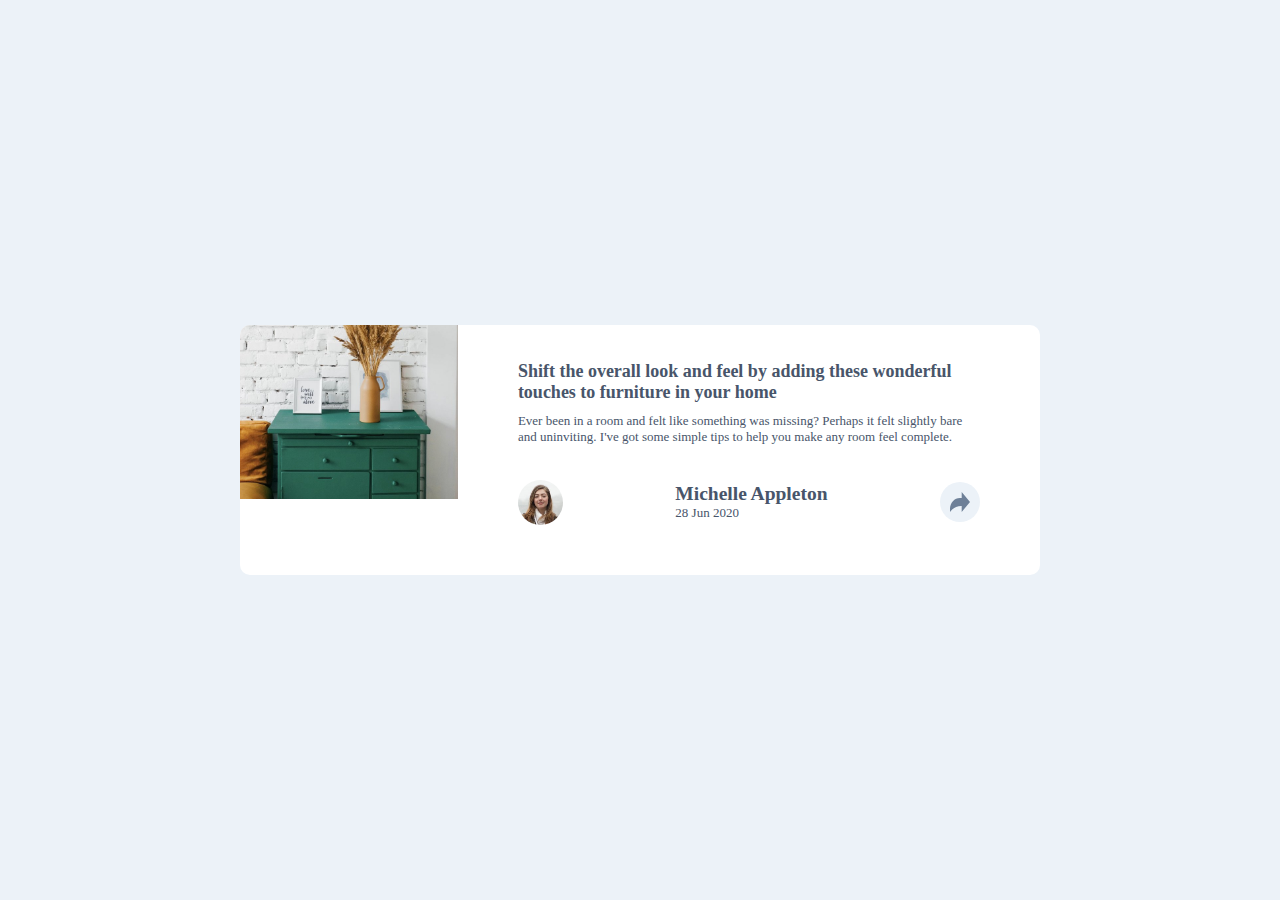
<file: article-preview-component-master/index.html>
<!DOCTYPE html>
<html lang="en">
<head>
  <meta charset="UTF-8">
  <meta name="viewport" content="width=device-width, initial-scale=1.0"> <!-- displays site properly based on user's device -->
  
  <title>Frontend Mentor | Article preview component</title>
  <link rel="stylesheet" href="style.css">

</head>
<body>
  <div class="card">
    <div class="hero">
      <img src="images/drawers.jpg">
    </div>
    <div class="copy">
      <h1 class="head-line">Shift the overall look and feel by adding these wonderful 
        touches to furniture in your home</h1>
      <p class="pitch">Ever been in a room and felt like something was missing? Perhaps 
        it felt slightly bare and uninviting. I've got some simple tips 
        to help you make any room feel complete.</p>
      <div class="author-card">
        <img class="avatar" src="images/avatar-michelle.jpg" alt="author's profile image">
        <div class="author-text-info">
          <h2 class="author-name">Michelle Appleton</h2>
          <p class="article-date">28 Jun 2020</p>
        </div>
        <button class="toggle-share">
          <img class="toggle-share" src="images/icon-share.svg">
        </button>

        <div class="share-card">
          <div class="left share-info">
            <p class="share-info">share</p>
            <button class="share-info"><img  class="share-info" src="images/icon-facebook.svg" alt="share to facebook"></button>
            <button class="share-info"><img  class="share-info" src="images/icon-twitter.svg" alt="share to twitter"></button>
            <button class="share-info"><img  class="share-info" src="images/icon-pinterest.svg" alt="share to pinterest"></button>
          </div>
        </div>
      </div>
      

      </div>
    </div>
  </div>
  <script src="script.js"></script>
</body>
</html>
</file>
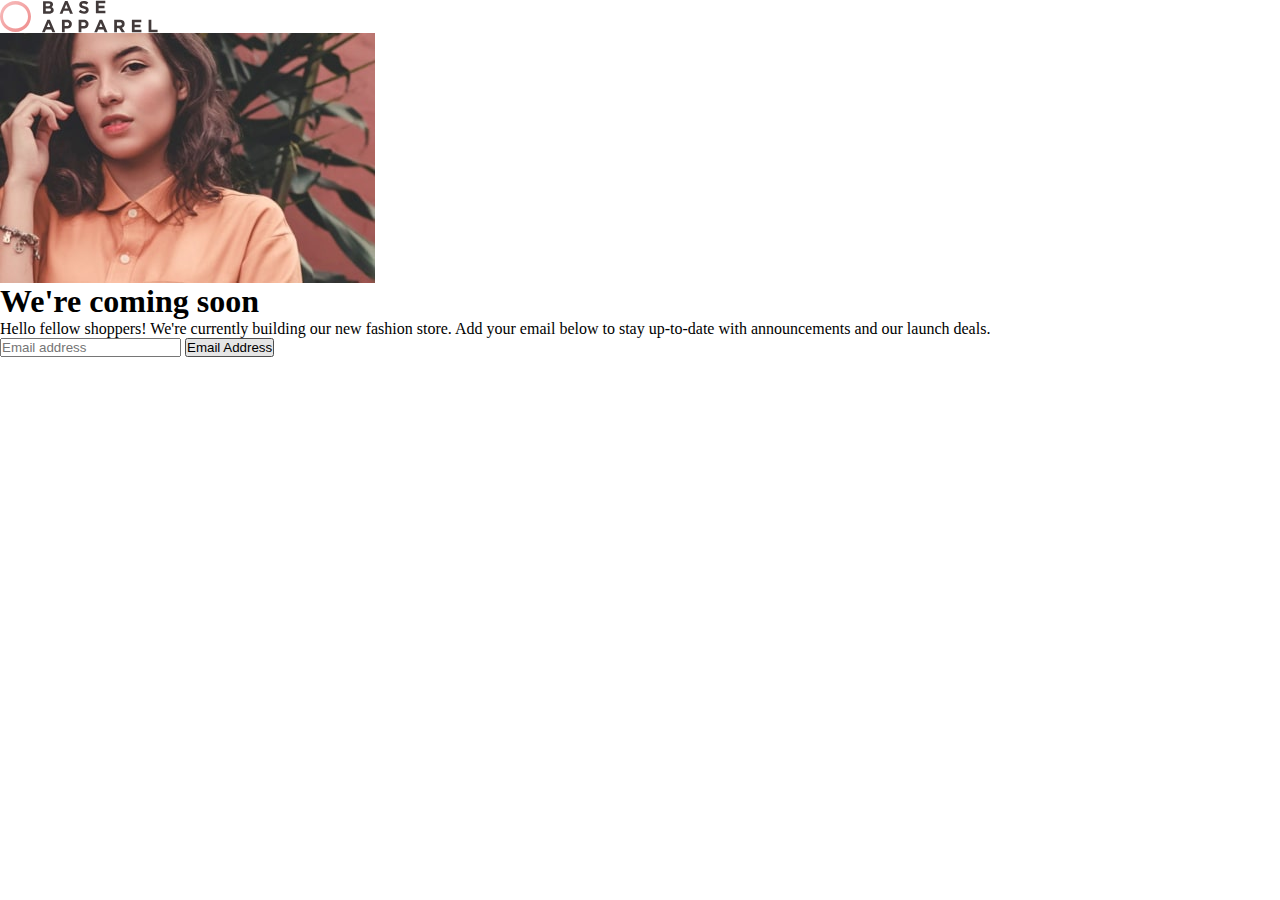
<file: base-apparel-coming-soon-master/index.html>
<!DOCTYPE html>
<html lang="en">
  <head>
    <meta charset="UTF-8" />
    <meta name="viewport" content="width=device-width, initial-scale=1.0" />
    <!-- displays site properly based on user's device -->
    <link rel="stylesheet" href="styles.css" />

    <title>Frontend Mentor | Base Apparel coming soon page</title>
  </head>
  <body>
    <img id="logo" src="images/logo.svg" />
    <img id="hero" src="images/hero-mobile.jpg" />
    <h1>We're coming soon</h1>
    <p>
      Hello fellow shoppers! We're currently building our new fashion store. Add
      your email below to stay up-to-date with announcements and our launch
      deals.
    </p>

    <form novalidate class="box form" action="#">
      <!--https://stackoverflow.com/questions/17808555/how-to-prevent-browser-trying-to-auto-validate-email-address-field-->
      <input
        class="form-input"
        type="email"
        name=""
        id=""
        placeholder="Email address"
      />
      <button class="request">Email Address</button>
    </form>
  </body>
  <script src="script.js"></script>
</html>
</file>
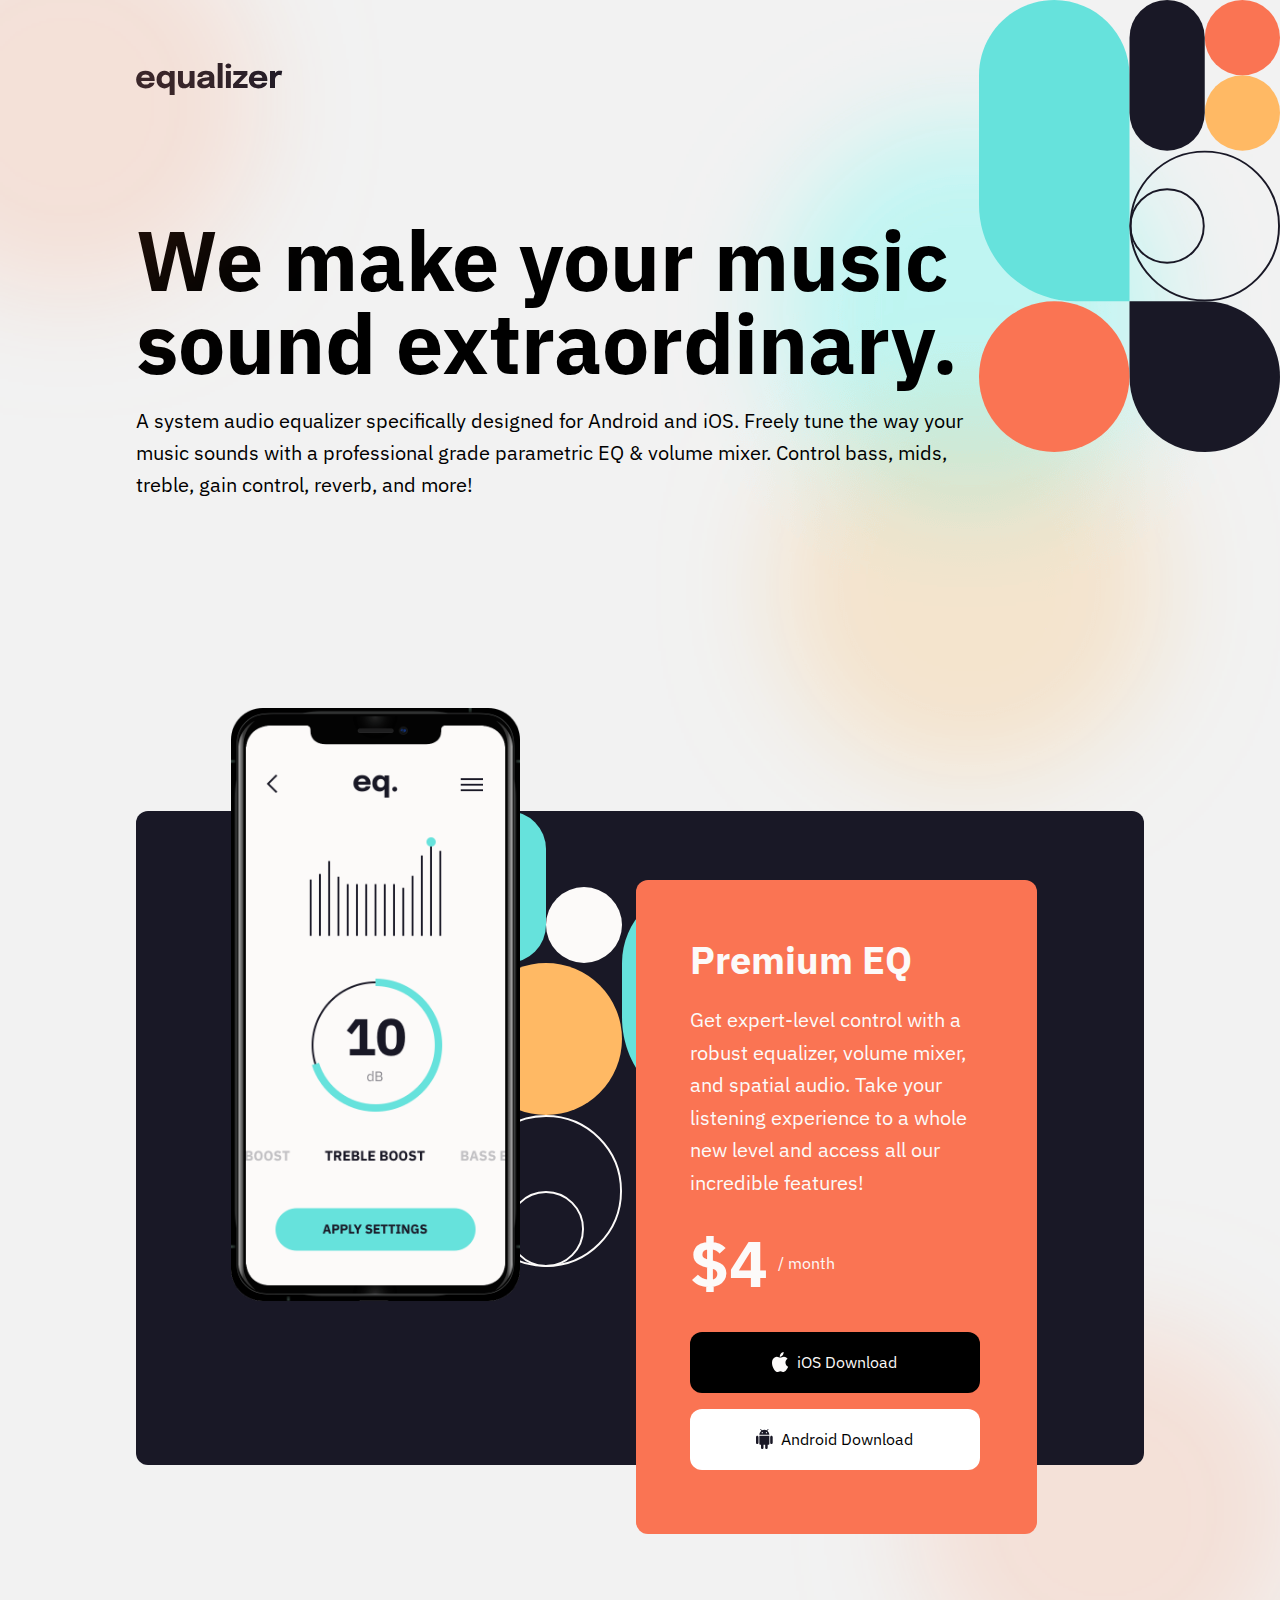
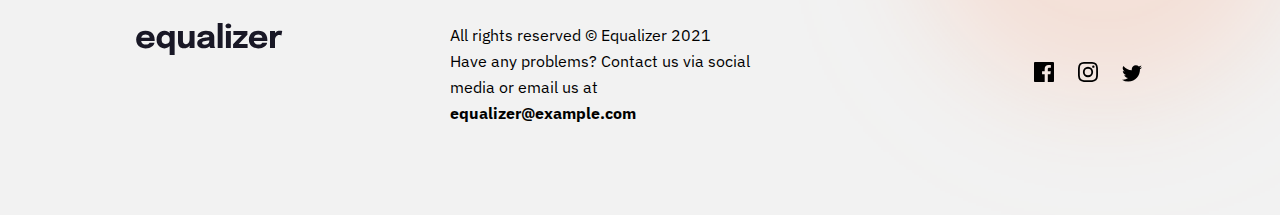
<file: equalizer-landing-page/index.html>
<!DOCTYPE html>
<html lang="en">
<head>
  <meta charset="UTF-8">
  <meta name="viewport" content="width=device-width, initial-scale=1.0">
  <link rel="stylesheet" href="style.css">
  
  <title>Frontend Mentor | Equalizer landing page</title>
</head>
<body>
<main>
  <img id="first-logo" class="equal-logo" src="assets/logo.svg" alt="equalizer logo">
  <img id="art" src="assets/bg-pattern-1.svg" alt="background art">
  <div class="main-text">
    <img id="dot-left" src="assets/dot-left.png" alt="background">
    <h1>We make your music sound extraordinary.</h1>
    <p class="pitch">A system audio equalizer specifically designed for Android and iOS. Freely tune the 
      way your music sounds with a professional grade parametric EQ & volume mixer. Control 
      bass, mids, treble, gain control, reverb, and more!</p>
  </div>



  <div class="pretty-content">
    <img id="dots-right" src="assets/dots-right.png" alt="background">
    <img id="dot-right" src="assets/dot-right.png" alt="background">
    <img id="art2" src="assets/bg-pattern-2.svg" alt="background art">
    <img id="phone" src="assets/illustration-app.png" alt="app illustration on phone">
    <div class="highlight">
      <h2>Premium EQ</h3>
      <p>Get expert-level control with a robust equalizer, volume mixer, and spatial audio. Take 
        your listening experience to a whole new level and access all our incredible features!</p>
        <div class="price">
          <p class="large">$4 </p>
          <p> / month</p>
        </div>
        <div class="button apple cyan-button-hover">
          <img class="buttom-item" src="assets/icon-apple.svg" alt="ios download icon">
          <p class="button-item">iOS Download</p>
        </div>
        <div class="button android orange-button-hover">
          <img class="buttom-item" src="assets/icon-android.svg" alt="android download icon">
          <p class="button-item">Android Download</p>
        </div>
    </div>
  </div>
  <footer>
    <div class="first-group">
      <div class="second-group">
      <img id="second-logo" class="equal-logo" src="assets/logo.svg" alt="equalizer logo">
      <div class="footer-text">
        <p class="footer-info">All rights reserved © Equalizer 2021<br>Have any problems? Contact us via social media or email us at <a class="email" href="mailto:equalizer@example.com">equalizer@example.com</a></p>
      </div>
      </div>
        <div class="icons">
          <svg class="orange-hover" width="20" height="20" xmlns="http://www.w3.org/2000/svg"><path d="M18.896 0H1.104C.494 0 0 .494 0 1.104v17.793C0 19.506.494 20 1.104 20h9.58v-7.745H8.076V9.237h2.606V7.01c0-2.583 1.578-3.99 3.883-3.99 1.104 0 2.052.082 2.329.119v2.7h-1.598c-1.254 0-1.496.597-1.496 1.47v1.928h2.989l-.39 3.018h-2.6V20h5.098c.608 0 1.102-.494 1.102-1.104V1.104C20 .494 19.506 0 18.896 0Z"/></svg>
          <svg class="orange-hover" width="20" height="20" xmlns="http://www.w3.org/2000/svg"><path d="M10 1.802c2.67 0 2.987.01 4.042.059 2.71.123 3.975 1.409 4.099 4.099.048 1.054.057 1.37.057 4.04 0 2.672-.01 2.988-.057 4.042-.124 2.687-1.387 3.975-4.1 4.099-1.054.048-1.37.058-4.041.058-2.67 0-2.987-.01-4.04-.058-2.718-.124-3.977-1.416-4.1-4.1-.048-1.054-.058-1.37-.058-4.041 0-2.67.01-2.986.058-4.04.124-2.69 1.387-3.977 4.1-4.1 1.054-.048 1.37-.058 4.04-.058ZM10 0C7.284 0 6.944.012 5.877.06 2.246.227.227 2.242.061 5.877.01 6.944 0 7.284 0 10s.012 3.057.06 4.123c.167 3.632 2.182 5.65 5.817 5.817 1.067.048 1.407.06 4.123.06s3.057-.012 4.123-.06c3.629-.167 5.652-2.182 5.816-5.817.05-1.066.061-1.407.061-4.123s-.012-3.056-.06-4.122C19.777 2.249 17.76.228 14.124.06 13.057.01 12.716 0 10 0Zm0 4.865a5.135 5.135 0 1 0 0 10.27 5.135 5.135 0 0 0 0-10.27Zm0 8.468a3.333 3.333 0 1 1 0-6.666 3.333 3.333 0 0 1 0 6.666Zm5.338-9.87a1.2 1.2 0 1 0 0 2.4 1.2 1.2 0 0 0 0-2.4Z"/></svg>
          <svg class="orange-hover" width="20" height="17" xmlns="http://www.w3.org/2000/svg"><path d="M20 2.172a8.192 8.192 0 0 1-2.357.646 4.11 4.11 0 0 0 1.805-2.27 8.22 8.22 0 0 1-2.606.996A4.096 4.096 0 0 0 13.847.248c-2.65 0-4.596 2.472-3.998 5.037A11.648 11.648 0 0 1 1.392 1a4.109 4.109 0 0 0 1.27 5.478 4.086 4.086 0 0 1-1.858-.513c-.045 1.9 1.318 3.679 3.291 4.075a4.113 4.113 0 0 1-1.853.07 4.106 4.106 0 0 0 3.833 2.849A8.25 8.25 0 0 1 0 14.658a11.616 11.616 0 0 0 6.29 1.843c7.618 0 11.923-6.434 11.663-12.205A8.354 8.354 0 0 0 20 2.172Z"/></svg>
        </div>
    </div>
    
    
  </footer>
</main>

</body>
<script src="script.js"></script>
</html>
</file>
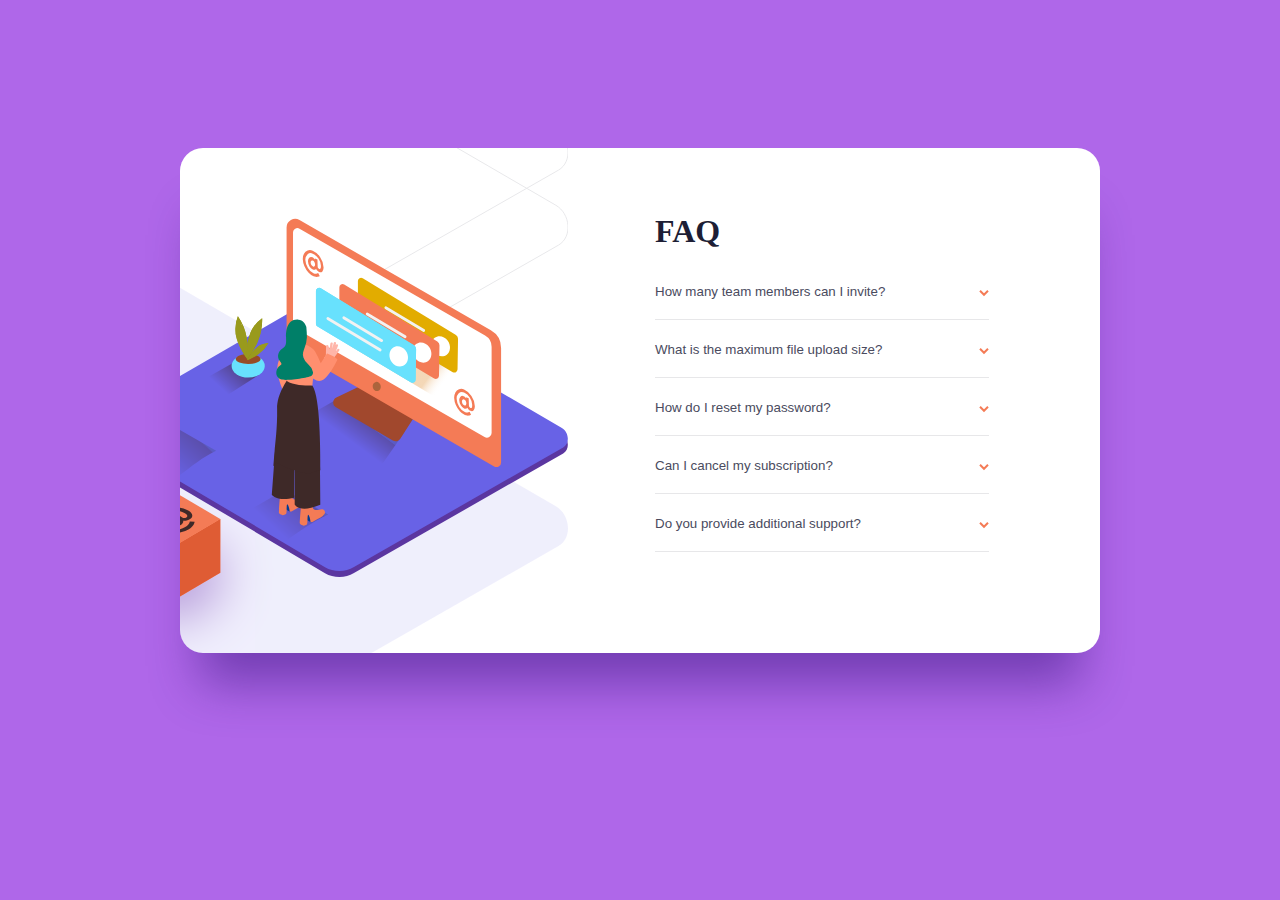
<file: faq-accordion-card-main/index.html>
<!DOCTYPE html>
<html lang="en">
  <head>
    <meta charset="UTF-8" />
    <meta name="viewport" content="width=device-width, initial-scale=1.0" />
    <!-- displays site properly based on user's device -->
    <link rel="stylesheet" href="styles.css" />
    <title>Frontend Mentor | FAQ Accordion Card</title>
  </head>
  <body>
    <!-- after VanJS course, googling not just how to do an acord, but how to do it with accessability
   https://www.aditus.io/patterns/accordion/
   https://developer.mozilla.org/en-US/docs/Web/HTML/Element/dt
   https://www.hassellinclusion.com/blog/accessible-accordion-pattern/ -->

    <!-- https://css-tricks.com/examples/hrs/ -->
    <div class="card">
      <svg class="hidden" width="191" height="184" xmlns="http://www.w3.org/2000/svg" xmlns:xlink="http://www.w3.org/1999/xlink"><defs><filter x="-97.9%" y="-76.3%" width="295.8%" height="313.7%" filterUnits="objectBoundingBox" id="a"><feOffset dy="25" in="SourceAlpha" result="shadowOffsetOuter1"/><feGaussianBlur stdDeviation="25" in="shadowOffsetOuter1" result="shadowBlurOuter1"/><feColorMatrix values="0 0 0 0 0.209139076 0 0 0 0 0.0691446444 0 0 0 0 0.478091033 0 0 0 0.497159091 0" in="shadowBlurOuter1"/></filter><path id="b" d="M0 27.756v53.87l41.968 24.035 47.387-28.025v-53.87"/></defs><g fill="none" fill-rule="evenodd"><g transform="translate(50.93 2.125)"><use fill="#000" filter="url(#a)" xlink:href="#b"/><use fill="#FF9271" xlink:href="#b"/></g><path fill="#DF5C34" fill-rule="nonzero" d="M92.899 53.917v53.87l47.387-28.026v-53.87z"/><path fill="#F47B56" fill-rule="nonzero" d="M50.93 29.88L99.624 2.126l40.662 23.767-47.387 28.025z"/><path d="M94.013 14.49a25.942 25.942 0 0114.207 3.129c2.486 1.462 3.844 2.988 4.036 4.579.192 1.59-.628 2.975-2.562 4.143a9.115 9.115 0 01-2.985 1.18c-.869.205-1.76.295-2.652.269l-.974-.077c.091.217.151.446.18.68a3.132 3.132 0 01-.513 1.552 5.704 5.704 0 01-2.1 2.065 12.633 12.633 0 01-6.7 1.77 13.247 13.247 0 01-6.957-1.757c-1.999-1.18-3.023-2.566-3.1-4.156a4.49 4.49 0 012.562-4.015 8.488 8.488 0 012.357-1.013 9.175 9.175 0 012.037-.346h.705l-1.282-.77 3.6-2.244 8.34 4.912a4.377 4.377 0 004.15 0c1.769-1.103 1.137-2.552-1.895-4.348a19.261 19.261 0 00-10.556-2.347 21.67 21.67 0 00-11.018 3.168c-3.023 1.89-4.522 4.143-4.496 6.76 0 2.564 1.601 4.848 4.714 6.682a21.015 21.015 0 0011.146 2.655 20.926 20.926 0 0011.017-2.925 12.353 12.353 0 003.062-2.565 5.683 5.683 0 001.28-2.18l.18-.808 4.753.269c.008.145.008.29 0 .436a8.216 8.216 0 01-.346 1.154 8.303 8.303 0 01-.82 1.72 11.912 11.912 0 01-1.69 2 15.952 15.952 0 01-2.755 2.13 25.602 25.602 0 01-9.326 3.36 35.176 35.176 0 01-10.877.192 24.896 24.896 0 01-9.339-3.053 12.127 12.127 0 01-5.304-5.566 8.192 8.192 0 010-6.593 12.692 12.692 0 015.266-5.759 28.966 28.966 0 0114.655-4.284zm4.663 13.262c-.17-.891-.77-1.64-1.601-2.001a6.579 6.579 0 00-3.33-.911 5.619 5.619 0 00-3.101.795 2.283 2.283 0 00-1.281 2.001c.117.89.69 1.654 1.512 2.014a6.54 6.54 0 003.394.86 6.092 6.092 0 003.254-.847 2.065 2.065 0 001.205-1.911" fill="#3E2928" fill-rule="nonzero"/></g></svg>

      <h1>FAQ</h1>

      <h2>
        <button
          id="accordion-button-01"
          aria-controls="accordion-panel-01"
          aria-expanded="false"
        >
          How many team members can I invite?
        </button>
        <svg width="10" height="7" xmlns="http://www.w3.org/2000/svg"><path d="M1 .799l4 4 4-4" stroke="#F47B56" stroke-width="2" fill="none" fill-rule="evenodd"/></svg>
      </h2>
      <div
      id="accordion-panel-01"
      aria-labelledby="accordion-button-01"
      class="accordion-panel hidden"
    >
      <p>
        You can invite up to 2 additional users on the Free plan. There is no
        limit on team members for the Premium plan.
      </p>
      </div>
    <hr />

    <h2>
      <button
        id="accordion-button-02"
        aria-controls="accordion-panel-02"
        aria-expanded="false"
      >
        What is the maximum file upload size?
      </button>
      <svg width="10" height="7" xmlns="http://www.w3.org/2000/svg"><path d="M1 .799l4 4 4-4" stroke="#F47B56" stroke-width="2" fill="none" fill-rule="evenodd"/></svg>

    </h2>
    <div
      id="accordion-panel-02"
      aria-labelledby="accordion-button-02"
      class="accordion-panel hidden"
    >
      <p>
        No more than 2GB. All files in your account must fit your allotted
        storage space.
      </p>
    </div>
    <hr />

    <h2>
      <button
        id="accordion-button-03"
        aria-controls="accordion-panel-03"
        aria-expanded="false"
      >
        How do I reset my password?
      </button>
      <svg width="10" height="7" xmlns="http://www.w3.org/2000/svg"><path d="M1 .799l4 4 4-4" stroke="#F47B56" stroke-width="2" fill="none" fill-rule="evenodd"/></svg>

    </h2>
    <div
      id="accordion-panel-03"
      aria-labelledby="accordion-button-03"
      class="accordion-panel hidden"
    >
      <p>
        Click “Forgot password” from the login page or “Change password” from
        your profile page. A reset link will be emailed to you.
      </p>
    </div>
    <hr />

    <h2>
      <button
        id="accordion-button-04"
        aria-controls="accordion-panel-04"
        aria-expanded="false"
      >
        Can I cancel my subscription?
      </button>
      <svg width="10" height="7" xmlns="http://www.w3.org/2000/svg"><path d="M1 .799l4 4 4-4" stroke="#F47B56" stroke-width="2" fill="none" fill-rule="evenodd"/></svg>

    </h2>
    <div
      id="accordion-panel-04"
      aria-labelledby="accordion-button-04"
      class="accordion-panel hidden"
    >
      <p>
        Yes! Send us a message and we'll process your request no questions
        asked.
      </p>
    </div>
    <hr />

    <h2>
      <button
        id="accordion-button-05"
        aria-controls="accordion-panel-05"
        aria-expanded="false"
      >
        Do you provide additional support?
      </button>
      <svg width="10" height="7" xmlns="http://www.w3.org/2000/svg"><path d="M1 .799l4 4 4-4" stroke="#F47B56" stroke-width="2" fill="none" fill-rule="evenodd"/></svg>

    </h2>
    <div
      id="accordion-panel-05"
      aria-labelledby="accordion-button-05"
      class="accordion-panel hidden"
    >
      <p>
        Chat and email support is available 24/7. Phone lines are open during
        normal business hours.
      </p>
    </div>
    <hr />

    <script src="script.js"></script>
  </body>
</html>
</file>
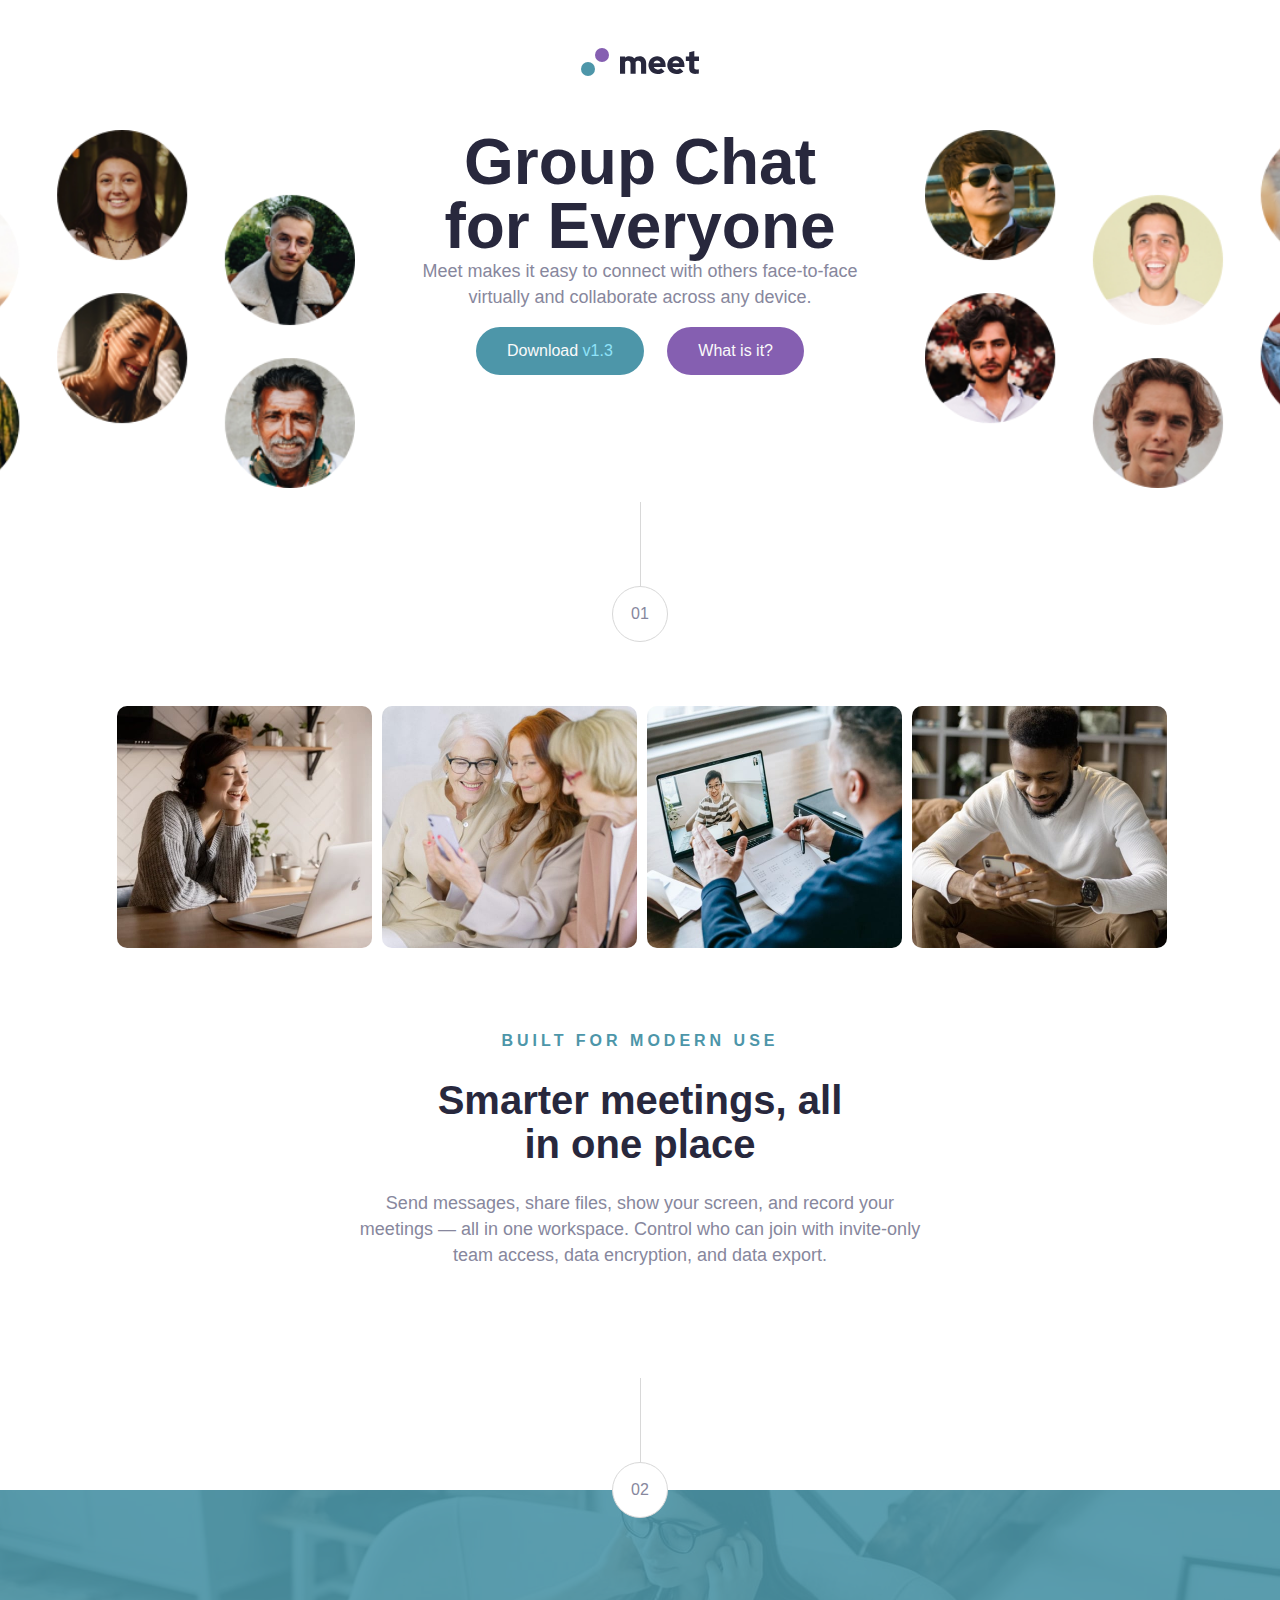
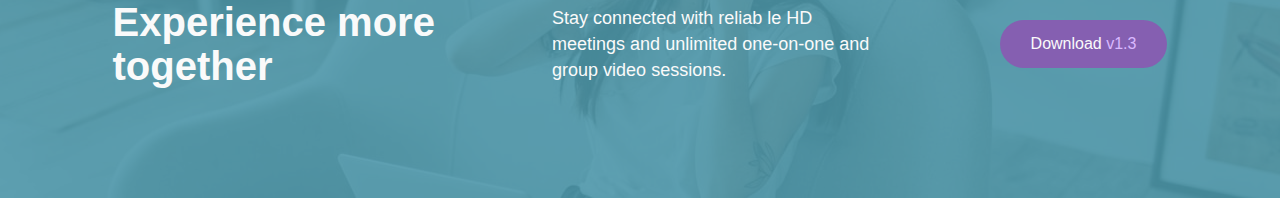
<file: meet-landing-page/index.html>
<!DOCTYPE html>
<html lang="en">
<head>
  <meta charset="UTF-8">
  <meta name="viewport" content="width=device-width, initial-scale=1.0">
  
  <title>Frontend Mentor | Meet landing page</title>
  <link rel="stylesheet" href="style.css">
</head>
<body>
  <div class="content">
    <img id="logo" class="logo" alt="logo" src="assets/logo.svg">
    <div class="hero-container">
    </div>
<div class="pitch1">
  <div class="text-block">
    <h1 class="small">Group Chat<br> for Everyone</h1>
    <p class="small">Meet makes it easy to connect with others face-to-face virtually and collaborate across any device.</p>
  </div>
  <div class="buttons">
    <a class="button button-a" href="#">Download&nbsp<span class="a"> v1.3</span></a>
    <a class="button button-b" href="#">What is it?</a>
  </div>
</div>
<div class="numerator">
  <div class="vertical-line">
  </div>
  <div class="circle">01
  </div>
</div>

<div class="image-tile-container">
  <div class="tile"></div>
  <div class="tile"></div>
  <div class="tile"></div>
  <div class="tile"></div>
</div>
<div class="pitch2">
  
  <p class="overline">Built for modern use</p>
  <h2 class="small">Smarter meetings, all<br> in one place</h2>
  <p class="small">Send messages, share files, show your<br class="small"> screen, and record your meetings — all in one<br class="small"> 
    workspace. Control who can join with<br class="small"> invite-only team access, data encryption,<br class="small"> and data export.</p>
</div>
<div class="numerator second-numerator">
  <div class="vertical-line second-line">
  </div>
  <div class="circle second-circle">02
  </div>
</div>
<div class="section2">
  <div class="overlay"></div>
  <h2>Experience more together</h2>
  <p>Stay connected with reliab le HD meetings and unlimited one-on-one and group video sessions.</p>
  <a class="button button-b" href="#">Download&nbsp<span class="b"> v1.3</span></a>
</div>
</div>
</body>
</html>
</file>
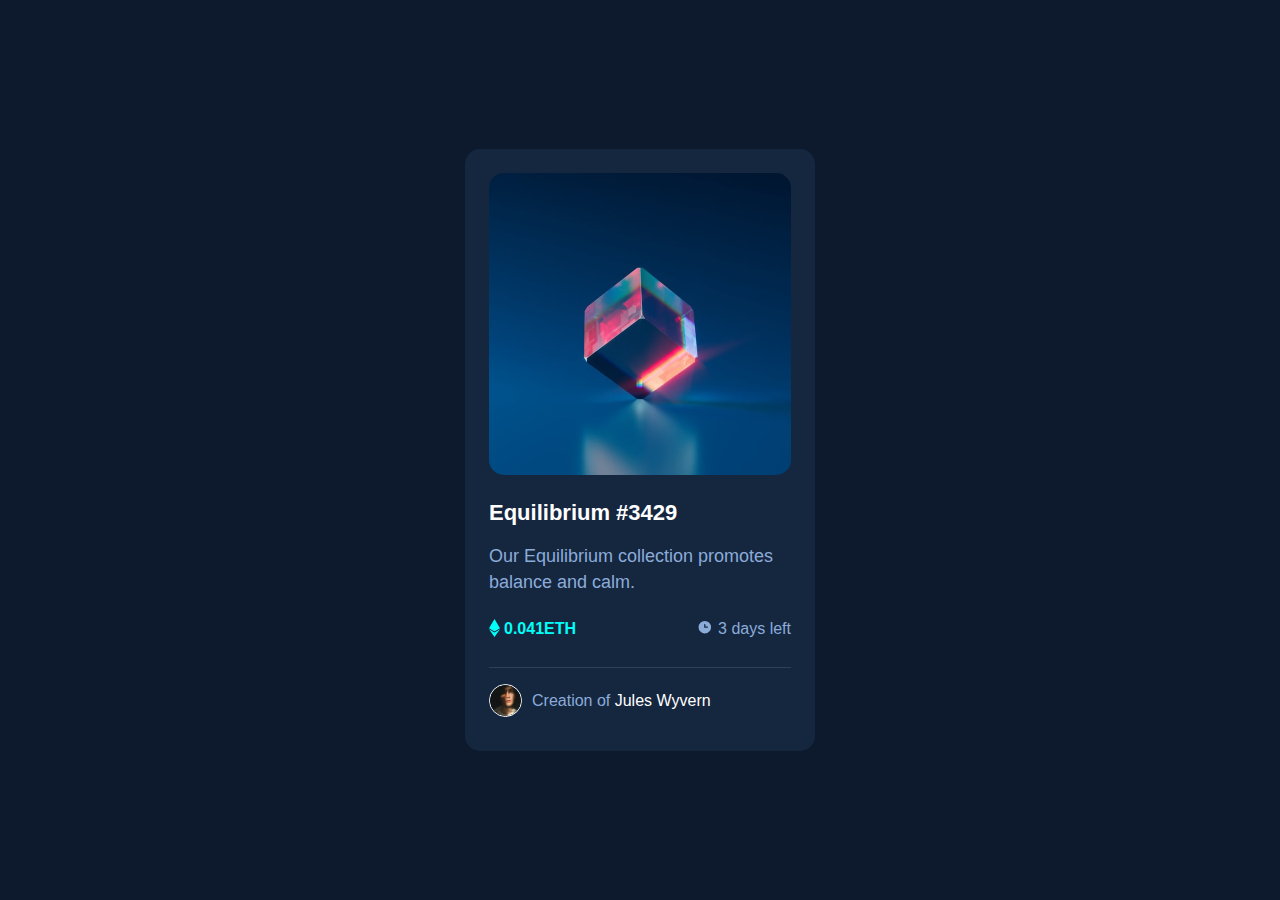
<file: nft-preview-card-component-main/index.html>
<!DOCTYPE html>
<html lang="en">
<head>
    <meta charset="UTF-8">
    <meta http-equiv="X-UA-Compatible" content="IE=edge">
    <meta name="viewport" content="width=device-width, initial-scale=1.0">
    <link rel="stylesheet" href="styles.css">
    <title>ntf-preview-card</title>
</head>
<body>
    <div class="card-frame rounded">
        <div class="info-section">
            <div class="img-container rounded">
                <div class="highlight-overlay"></div>
                <img id="eye" src="images/icon-view.svg">
                <img href="#" id="art" class="rounded" src="images/image-equilibrium.jpg" alt="ntf equilibrium product">
            </div>
            <div class="text-section">
                <h1><a href="#">Equilibrium #3429</a></h1>
                <p class="description">Our Equilibrium collection promotes balance and calm.</p>
            </div>
            <div class="price-time-section">
                <div class="price">
                    <img id="eth-icon" src="images/icon-ethereum.svg" alt="combined shape">
                    <p class="price-number">0.041</p>
                    <p class="price-currency">ETH</p>
                </div>
                <div class="time">
                    <img id="clock" src="images/icon-clock.svg" alt="clock">
                    <p class="time-left">3 days left</p>
                </div>
            </div>
        </div>
        <figure class="author-section">
            <img id="profile-image" src="images/image-avatar.png" alt="jules wyvern profile image">
            <figcaption>Creation of <a href="#">Jules Wyvern</a></figcaption>
        </figure>
    </div>
</body>
</html>
</file>
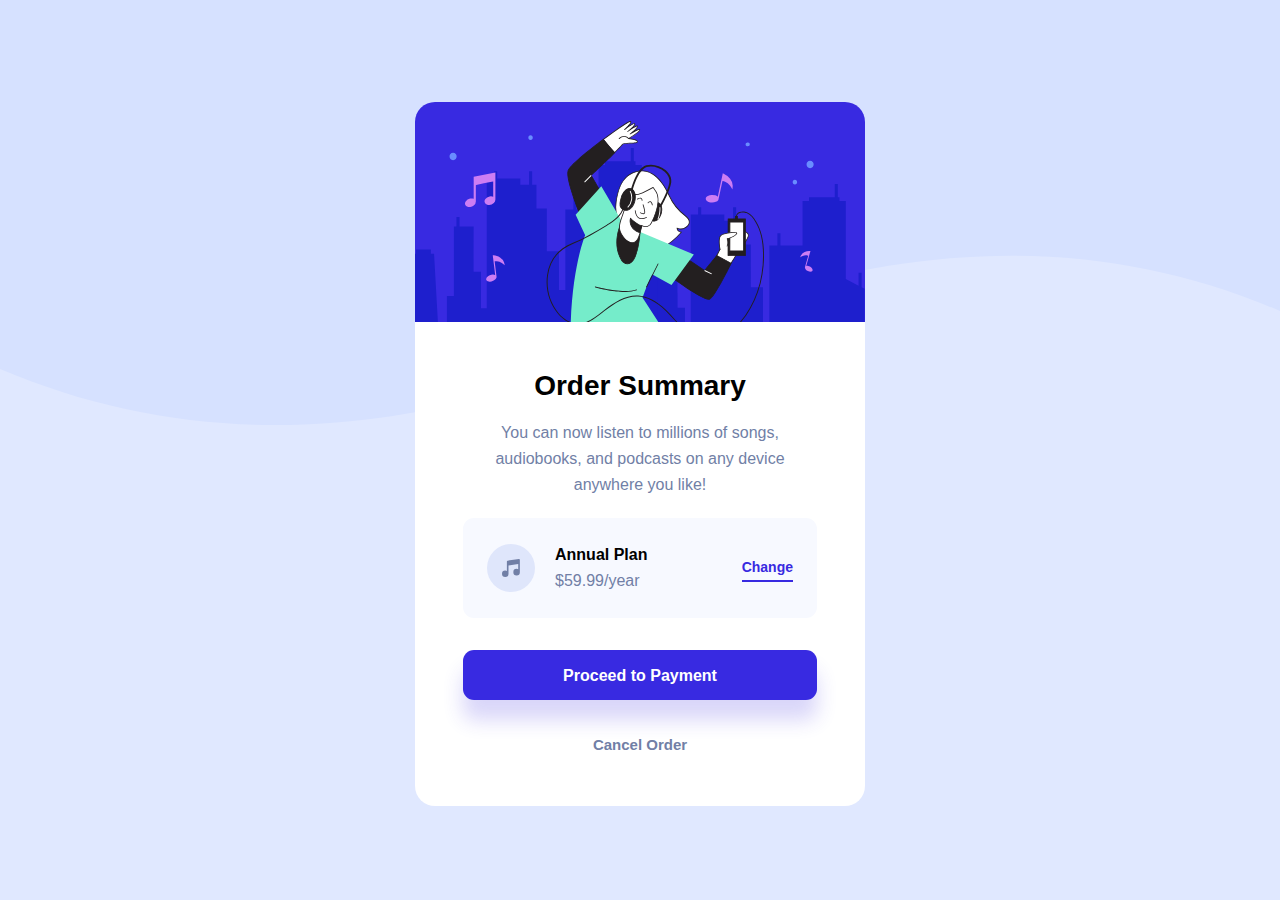
<file: order-summary-component-main/index.html>
<!DOCTYPE html>
<html lang="en">
<head>
  <meta charset="UTF-8">
  <meta name="viewport" content="width=device-width, initial-scale=1.0"> <!-- displays site properly based on user's device -->

  <link rel="icon" type="image/png" sizes="32x32" href="./images/favicon-32x32.png">
  <link rel="stylesheet" href="style.css">
  
  <title>Frontend Mentor | Order summary card</title>

  <!-- Feel free to remove these styles or customise in your own stylesheet 👍 -->
</head>
<body>
  <div class="card">
    <div class="content">
      <h1>Order Summary</h1>
      <p class="pitch">You can now listen to millions of songs, audiobooks, and podcasts on any 
        device anywhere you like!</p>
      <div class="summary">
        <div class="first-group">
          <div class="second-group">
            <img id="notes" src="images/icon-music.svg">
            <p class="plan"><span class="black">Annual Plan</span><br><span class="price">$59.99/year</span></p>
          </div>
          <a id="change" href="#">Change</a>
        </div>
      </div>
      <a id="proceed" href="#">Proceed to Payment</a>
      <a id="cancel" href="#">Cancel Order</a>
    </div>
  </div>
</body>
</html>
</file>
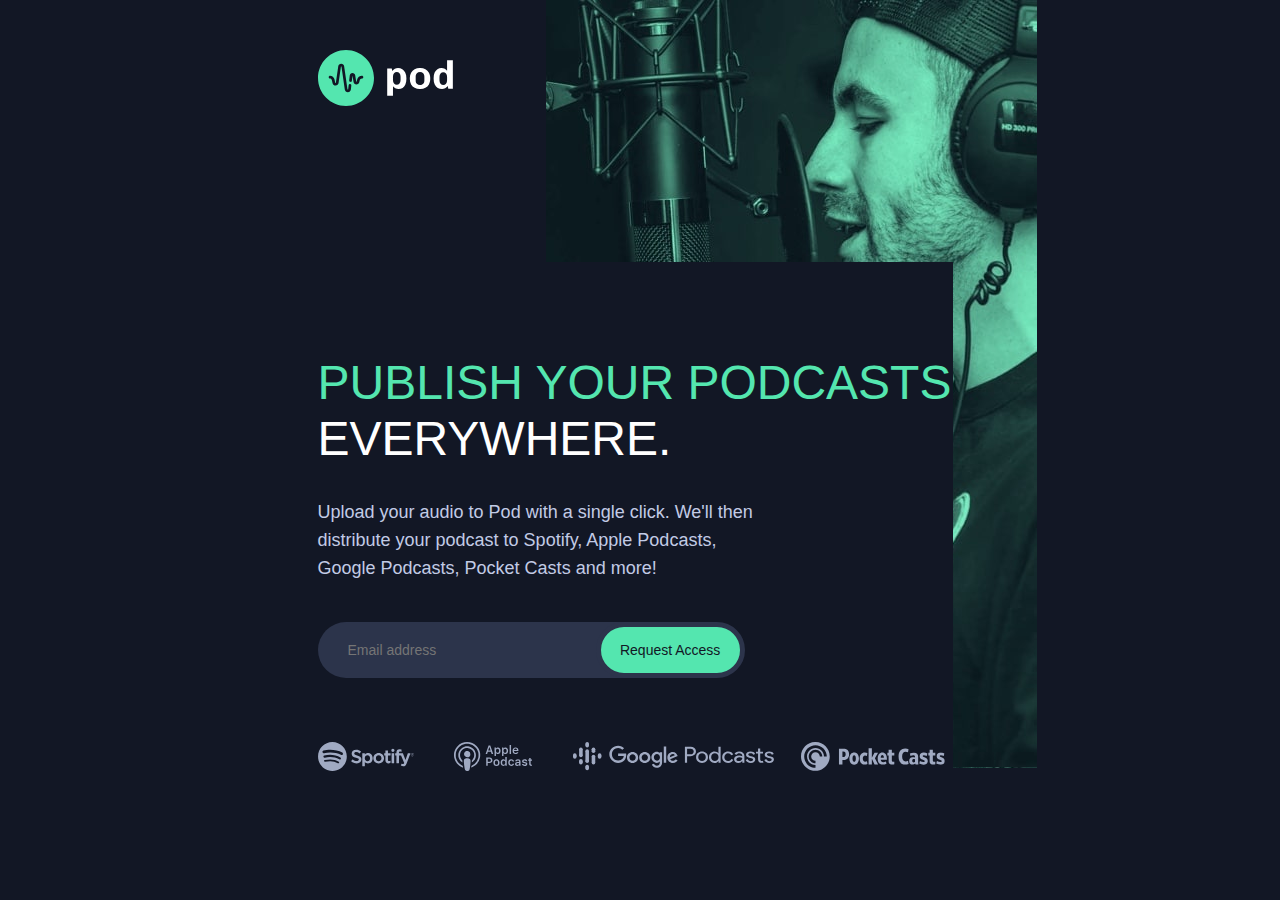
<file: pod-request-access-landing-page/index.html>
<!DOCTYPE html>
<html lang="en">
  <head>
    <meta charset="UTF-8" />
    <meta name="viewport" content="width=device-width, initial-scale=1.0" />
    <link rel="stylesheet" href="style.css" />

    <title>Frontend Mentor | Pod request access landing page</title>
  </head>
  <body>
    <div class="all-content">
      <div class="flair">
        <img src="assets/desktop/logo.svg" />
        <div class="img-host"></div>
        <div class="bg-pattern-dots"></div>
      </div>

      <div class="content">
        <h1 class="box">
          <span class="highlight upper">Publish your podcasts</span
          ><br />everywhere.
        </h1>
        <p class="box pitch">
          Upload your audio to Pod with a single click. We'll then distribute
          your podcast to Spotify, Apple Podcasts, Google Podcasts, Pocket Casts
          and more!
        </p>
        <div class="box img-icons">
          <img class="pod-icon" src="assets/desktop/spotify.svg" />
          <img class="pod-icon" src="assets/desktop/apple-podcast.svg" />
          <img class="pod-icon" src="assets/desktop/google-podcasts.svg" />
          <img class="pod-icon" src="assets/desktop/pocket-casts.svg" />
        </div>
        <form novalidate class="box form" action="#">
          <!--https://stackoverflow.com/questions/17808555/how-to-prevent-browser-trying-to-auto-validate-email-address-field-->
          <input
            class="form-input"
            type="email"
            name=""
            id=""
            placeholder="Email address"
          />
          <button class="request">Request Access</button>
        </form>
      </div>
    </div>
    <script src="script.js"></script>
  </body>
</html>
</file>
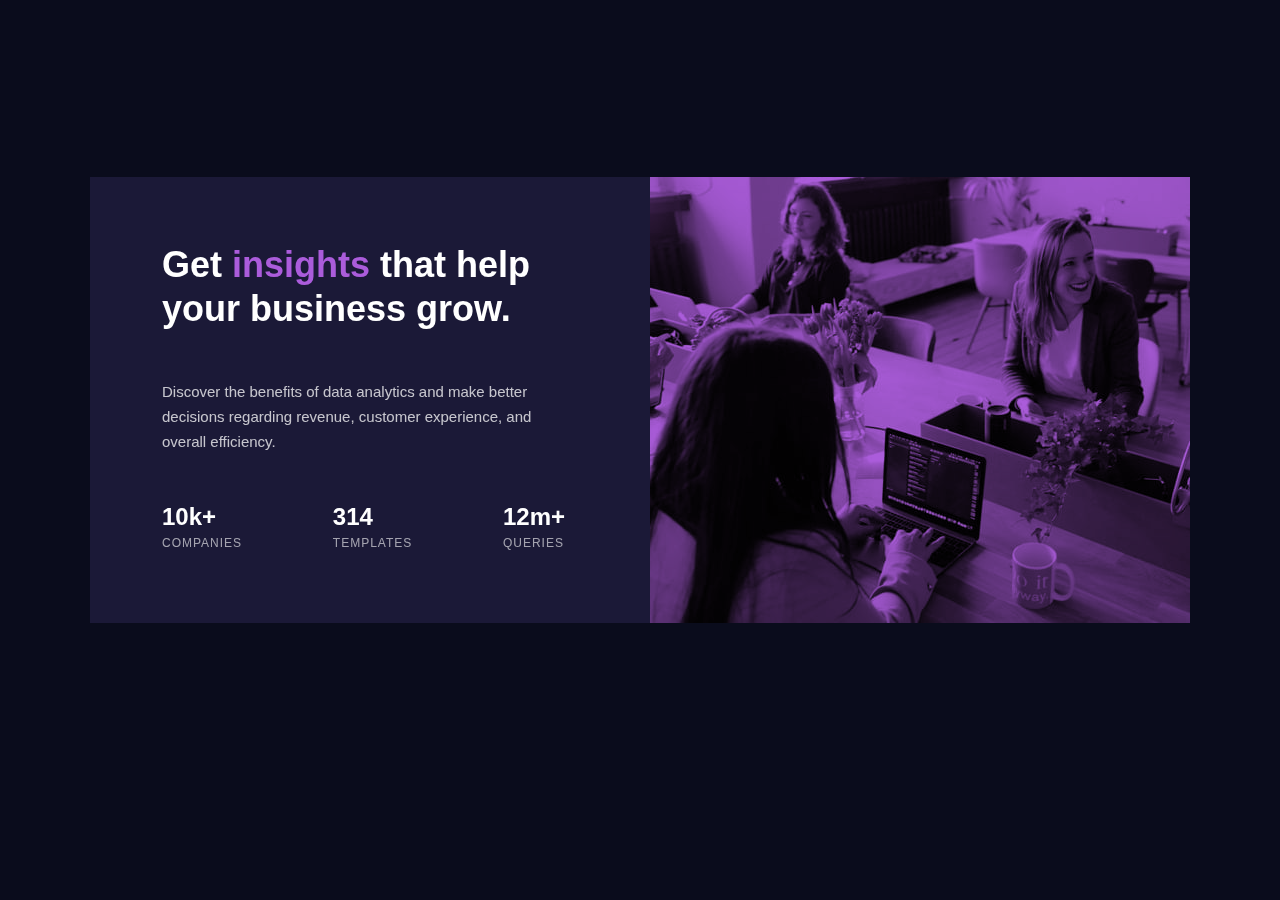
<file: stats-preview-card-component-main/index.html>
<!DOCTYPE html>
<html lang="en">
<head>
  <meta charset="UTF-8">
  <meta name="viewport" content="width=device-width, initial-scale=1.0"> <!-- displays site properly based on user's device -->
  <title>Frontend Mentor | Stats preview card component</title>
  <link rel="stylesheet" href="style.css">

</head>
<!-- Theme: Time to learn grid! Starting with this simple looking technique:
  https://www.freecodecamp.org/news/how-to-prototype-websites-quickly-with-css-grid-ffc9cba08583/
  actually... maybe next one. This seems too simple?-->
<body>
  <div class="container flex">
    <picture class="hero">
      <div class="overlay"></div>
      <source 
        srcset="images/image-header-desktop.jpg"
        media="(min-width: 1100px)"
      />
      <img class="hero"
        src="images/image-header-mobile.jpg" 
        alt="people working"
      />
    </picture>
    <div class="text-content flex">
      <div class="pitch flex">
      <h1>Get <span class="purple">insights</span> that help your business grow.</h1>

      <p>Discover the benefits of data analytics and make better decisions regarding revenue, customer 
        experience, and overall efficiency.</p>
      </div>
      <div class="stats flex">
        <div class="stat">
          <span class="highlight">10k+ </span><span class="micro">companies</span>
        </div>
        <div class="stat">
          <span class="highlight">314 </span><span class="micro">templates</span>
        </div>
        <div class="stat">
          <span class="highlight">12m+ </span><span class="micro">queries</span>
        </div>

      </div>
    </div> 
  </div>
</body>
</html>
</file>
<file: article-preview-component-master/style.css>
* {
    box-sizing: border-box;
    padding: 0;
    margin: 0;
}

:root {
    --dark: hsl(217, 19%, 35%);
    --dark-alt: #6d7f97;
    --light:hsl(212, 23%, 69%);
    --light-alt: hsl(210, 46%, 95%);
}

@import url('https://fonts.googleapis.com/css2?family=Manrope:wght@400;500;700&display=swap');

body {
    font-size: 13px;
    font-family: 'Manrope';
    background-color: var(--light-alt);
    color: var(--dark);
    height: 100vh;
    display:flex;
    justify-content: center;
    align-items: center;
}

img {
    width: 100%;
}

button {
    background-color: rgba(0,0,0,0);
    border: 0;
    cursor: pointer;
}

/* layout */

.card {
    width: 350px;
    margin: 0 auto;
    background-color: white;
    border-radius: 10px;
    overflow: hidden;
}

.hero {
    height: 225px;
    display: block;
    overflow: hidden;
    margin-bottom: 20px;
}

.copy {
    display: flex;
    flex-direction: column;
}

.head-line {
    font-size: 18px;
    font-weight: 700;
    margin: 0 20px 10px 20px;
}

.pitch {
    margin: 0 20px 20px 20px;
}

/* author card */

.author-card {
    display: flex;
    flex-direction: row;
    --card-size: 75px;
    height: var(--card-size);
    justify-content: space-between;
    align-items: center;
    position: relative;
    padding-left: 20px;
    padding-right: 20px;
    padding-bottom: 10px;
    padding-top:10px;
    position: relative;
}

.author-card > img {
    object-fit: contain;
}

.avatar {
    border-radius: 50%;
    overflow: hidden;
    width: var(--card-size);
    height: var(--card-size);
    height: 45px;
    width: 45px;
}

button.toggle-share {
    background-color: var(--light-alt);
    border-radius: 50%;
    width: 40px;
    height: 40px;
    display: flex;
    justify-content: center;
    align-items: center;
    border: 0px;
    cursor:pointer;
    z-index: 100;
}

img.toggle-share {
    width: 20px;
    height: 20px;
}

/* share card */

.share-card {
    width:350px;
    height:75px;
    display: flex;
    flex-direction: row;
    background-color: var(--dark);
    align-items: center;
    justify-content: space-between;
    padding-left: 20px;
    padding-right: 20px;
    margin-top: 10px;
    position: absolute;
    left: 0px;
    display: none;
}

.left {
    display: flex;
    flex-direction: row;
    align-items: center;
}

@media (min-width: 900px){
    .card {
        width: 800px;
        height: 250px;
        display: flex;
        flex-direction: row;
    }

    .hero {
        height: unset;
        margin: unset;
        width: 400px;
    }

    .copy {
        justify-content: center;
        padding-left: 40px;
        padding-right: 40px;
    }
}
</file>
<file: base-apparel-coming-soon-master/styles.css>
* {
  margin: 0;
  padding: 0;
  box-sizing: border-box;
}

body {
  display: grid;
  grid-template-columns: 1fr;
}
.request::after {
  content: "";
  display: block;
  position: absolute;
  background: var(--mid-dark);
  top: -5px;
  left: -6px;
  height: 56px;
  width: 100px;
  transform: translateZ(
    -1px
  ); /* https://stackoverflow.com/questions/3032856/is-it-possible-to-set-the-stacking-order-of-pseudo-elements-below-their-parent-e */
}
.message {
  position: relative;
}
.message::after {
  position: absolute;
  content: "Oops! Please check your email";
  display: block;
  position: absolute;
  color: var(--alert);
  top: 65px;
  left: 30px;
  font-size: 12px;
  line-height: 14px;
}

.invalid:invalid {
  background-color: var(--mid-dark);
}
</file>
<file: equalizer-landing-page/style.css>
@import url('https://fonts.googleapis.com/css2?family=IBM+Plex+Sans:wght@400;700&display=swap');

/*
font-family: 'IBM Plex Sans', sans-serif;
*/

* {
    box-sizing: border-box;
    margin:0;
    padding:0;
}

body {
    background-color: #F2F2F2;
    font-family: 'IBM Plex Sans', sans-serif;
}

main {
    max-width:1440px;
    margin: 0 auto;
    position: relative;
}

.main-text{
    font-style: normal;
    font-weight: normal;
    font-size: 20px;
    line-height: 34px;
    max-width: 870px;
    position: relative;
}

#dot-left {
    position: absolute;
    left: -400px;
    top:-450px;
}

#dots-right {
    position: absolute;
    right: -170px;
    top: -900px;
    z-index: -99;
}

#dot-right {
    position: absolute;
    right: -270px;
    bottom:-350px;
    z-index: -99;
}

.main-text h1 {
    font-style: normal;
    font-weight: bold;
    font-size: 88px;
    line-height: 88px;
}

span.avoidwrap {
    display:inline-block;
}

.pretty-content {
    background-color: #191826;
    border-radius: 12px;
    max-width: 1110px;
    min-height: 600px;
    margin:0 auto;
    position: relative;
}

.highlight {
    background-color:#FA7453;
    border-radius: 12px;
    position: relative;
    color:#FCFAF9;
    font-weight: 400;
    padding-bottom: 48px;
}

.highlight h2 {
    font-family: IBM Plex Sans;
    font-style: normal;
    font-weight: bold;
}

.price {
    display: flex;
    flex-direction: row;
    align-items: left;
    justify-content: left;
    align-items: center;
    margin-bottom: 36px;
}

p.large {
    display: inline;
    font-size:65px;
    font-weight:bold;
    line-height: 52px;
    margin-right: 10px;
}

.button {
    display:flex;
    flex-direction: row;
    justify-content: center;
    align-items: center;
    width: 100%;
    height:61px;
    border-radius: 12px;
    margin-bottom: 16px;
}

.button.apple{
    background-color: black;
}

.button.apple.cyan-button-hover:hover{
    background-color: #66E2DC;
    cursor: pointer;
}

.button.android{
    background-color: white;
    color:black;
}

.button.android.orange-button-hover:hover{
    background-color: #FFB964;
    cursor: pointer;
}



img.buttom-item {
    width: 17px;
    height: 20px;
    margin-right: 8px;
}

footer {
    margin-bottom: 30px;
}

.first-group {
    
    display: flex;
    flex-direction: row;
    justify-content: space-between;
}

.second-group {
    
    display: flex;
    flex-direction: row;
    justify-content: space-between;
    width:650px;
}

.footer-text{
    max-width: 336px;
}

.footer-info{
    line-height: 26px;
}

.email {
    font-weight: bold;
    text-decoration: none;
    color: black;
}

div.icons{
    align-self: center;
    min-width: 110px;
}

div.icons > * {
    margin-left: 20px;
}

.orange-hover:hover{
    fill:#FA7453;
    cursor: pointer;
}

div.icons > *:first-child {
    margin-left: 0px;
}

.bg { /* https://css-tricks.com/a-guide-to-the-responsive-images-syntax-in-html/#using-picture */
    position: absolute;
    left:-400px;
    top:-350px;
    z-index: -99;
    
}

#second-logo {
    min-width: 146px;
    min-height: 32px;
    align-self:flex-start;
}

#first-logo { /* id selector cop out! https://stackoverflow.com/questions/2717480/css-selector-for-first-element-with-class */
    margin-top: 62px;
}

#art2{
    position: absolute;
}

#art {
    position: absolute;
    top:0;
    right:0;
    z-index: -10;
}
#phone {
    width: 312px;
    position: absolute;
}


/*
https://stackoverflow.com/questions/38078957/can-we-define-min-margin-and-max-margin-max-padding-and-min-padding-in-css
padding-right: clamp(15px, 5%, 50px); min, preffered, max
*/


@media (max-width: 1100px){
    .first-group {
        flex-direction: column;
        justify-content: left;
    }
    div.icons {
        margin-top: 64px;
        align-self: flex-end;
    }

    .second-group {
        width:100%;
    }
}

@media (max-width: 769px){
    /*body {
        background-color: green;
    }*/

    .second-group {
        flex-direction: column;
    }

    #second-logo {
        align-self: flex-start;
        margin-bottom: 32px;
    }

    div.icons {
        margin-top: 64px;
        align-self: flex-start;
    }

    #dot-right {
        display:none;
    }

    .main-text{
        max-width:520px;
    }
}



@media (max-width: 599px) {
    /*body {
        background-color:yellow;
    }*/

    .first-group {
        flex-direction: column;
        justify-content: left;
        align-content: flex-start;
        align-items: left;
    }

    div.icons {
        margin-top: 64px;
        align-self: flex-start;
    }

    #dot-left {
        display:none;
    }

    #dots-right{
        right: -300px;
    }
}

@media (max-width: 599px) {
    .main-text, footer{
        max-width:327px;
        margin-left: 24px;
        margin-right: 24px;
    }

    #first-logo{
        margin-left: 24px;
    }

}
</file>
<file: faq-accordion-card-main/styles.css>
* {
  box-sizing: border-box;
  margin: 0;
  padding: 0;
}

:root {
  /* text */

  --dark-highlight: #1d1e35;
  --color-highlight: hsl(14, 88%, 65%);
  --dark: hsl(237, 12%, 33%);
  --medium: hsl(240, 6%, 50%);

  /* gradient */
  --bg-color-one: hsl(273, 75%, 66%);
  --bg-color-two: hsl(240, 73%, 65%);

  /* divs */
  --light: rgb(231, 231, 233);
}

img {
  width: 100%;
}

@import url("https://fonts.googleapis.com/css2?family=Kumbh+Sans:wght@400;500;700;800&display=swap");

body {
  font-size: 12px;
  font-family: "Kumbh Sans";
  background-color: var(--bg-color-one);
  display: flex;
  justify-content: center;
  position: relative;
}

hr {
  border: 0;
  height: 0;
  border-top: 0px solid rgba(146, 146, 146, 0);
  border-bottom: 1px solid var(--light);
  margin-bottom: 18px;
}

.hidden {
  display: none;
}

.card {
  margin-top: 148px;
  margin-bottom: 40px;
  background-color: white;
  width: 327px;
  position: relative;
  border-radius: 23px;
  padding-left: 24px;
  padding-right: 24px;
  box-shadow: 0px 50px 50px -20px #35127a7f;
}

button {
  background-color: white;
  border: none;
  color: var(--dark);
  border-radius: 10px;
}

button:hover {
  cursor: pointer;
  border: none;
  color: var(--color-highlight);
}

button:focus-visible {
  /* https://stackoverflow.com/questions/31402576/enable-focus-only-on-keyboard-use-or-tab-press */
  color: var(--color-highlight);
}

.card::before {
  content: "";
  background-image: url(images/illustration-woman-online-mobile.svg);
  background-repeat: no-repeat;
  background-position: center;
  display: block;
  position: absolute;
  z-index: 2;
  width: 237px;
  height: 180px;
  top: -100px;
  left: 50px;
}

.card::after {
  content: "";
  background-image: url(images/bg-pattern-mobile.svg);
  background-repeat: no-repeat;
  background-position: center;
  display: block;
  position: absolute;
  z-index: 1;
  width: 237px;
  height: 180px;
  top: -25px;
  left: 50px;
}

h1 {
  margin-top: 132px;
  margin-bottom: 30px;
  text-align: center;
  font-size: 32px;
  color: var(--dark-highlight);
}

h2 {
  margin-bottom: 18px;
}

p {
  margin-bottom: 16px;
  color: var(--medium);
}

svg {
  float: right;
  margin-top: 10px;
}

/* would like to select data attribute area-exapanded = "True" but no internet right now to look up how to do" */

.active {
  color: var(--dark-highlight);
  font-weight: 700;
}

@media (min-width: 1000px) {
  .card {
    width: 920px;
    padding-left: 475px;
    padding-right: 111px;
    padding-bottom: 83px;
    overflow: hidden;
  }

  .card::before {
    background-image: url(images/illustration-woman-online-desktop.svg);
    width: 472px;
    height: 359px;
    top: 70px;
    left: -84px;
  }

  .card::after {
    content: "";
    background-image: url(images/bg-pattern-desktop.svg);
    z-index: 1;
    width: 964px;
    height: 944px;
    top: -294px;
    left: -576px;
  }

  h1 {
    margin-top: 65px;
    text-align: left;
  }

  svg.hidden {
    display: block;
    position: absolute;
    z-index: 3;
    top: 335px;
    left: -100px;
    overflow: visible;
  }
}

/*

button::after {
  content: "";
  background-image: url(images/icon-arrow-down.svg);
  background-repeat: no-repeat;
  width: 10px;
  height: 10px;
  display: inline-block;
}


.acrd-content {
  color: var(--medium);
}

.viz-hidden {
  height: 0;
  opacity: 0;
}
*/
</file>
<file: meet-landing-page/style.css>
/* var colors */

:root {
  --teal: #4d96a9;
  --medium-teal: #71c0d4;
  --light-teal: #8fe3f9;
  --purple: #855fb1;
  --medium-purple: #b18bdd;
  --light-purple: #d9b8ff;
  --dark: #28283d;
  --light: #fafafa;
  --medium: #87879d;
  --numerator: #d8d8d8;
}

/* reset */

* {
  box-sizing: border-box;
  margin: 0;
  padding: 0;
}

/* font defaults from style sheet */

@import url("https://fonts.googleapis.com/css2?family=Red+Hat+Display:wght@500;900&display=swap");

body {
  font-family: "Red Hat Display", sans-serif;
}

.content {
  position: relative;
}

h1 {
  font-style: normal;
  font-weight: 900;
  font-size: 64px;
  line-height: 64px;
  color: var(--dark);
}

h1.small {
  font-size: 40px;
  line-height: 44px;
}

h2 {
  font-style: normal;
  font-weight: 900;
  font-size: 40px;
  line-height: 44px;
  color: var(--dark);
}

h2.small {
  font-size: 32px;
  line-height: 36px;
}

.overline {
  font-style: normal;
  font-weight: bold;
  font-size: 16px;
  line-height: 26px;
  letter-spacing: 4px;
  text-transform: uppercase;
  color: var(--teal);
}

p {
  font-style: normal;
  font-weight: 500;
  font-size: 18px;
  line-height: 26px;
  color: var(--medium);
}

p.small {
  font-size: 16px;
  line-height: 26px;
}

@media screen and (min-width: 561px) {
  br.small {
    display: none;
  }

  h2.small {
    font-size: 40px;
    line-height: 44px;
  }
}

@media screen and (min-width: 1049px) {
  br.small {
    display: none;
  }

  h1.small {
    font-size: 64px;
    line-height: 64px;
  }

  p.small {
    font-size: 18px;
    line-height: 26px;
  }
}

/* standard buttons from style sheet */

.button {
  padding: 15px 31px;
  border-radius: 29px;
  display: flex;
  justify-content: center;
  align-items: center;
  color: var(--light);
  background-color: var(--dark);
  text-decoration: none;
  width: max-content;
}

/*
.button-a:active, .button-b:active {
    position:relative;
    top:1px;
}
*/

.button-a {
  background-color: var(--teal);
}

span.a {
  color: var(--light-teal);
}

.button-a:hover {
  background-color: var(--medium-teal);
}

.button-b {
  background-color: var(--purple);
}

span.b {
  color: var(--light-purple);
}

.button-b:hover {
  background-color: var(--medium-purple);
}

/* logo */

#logo {
  display: block;
  margin: 0 auto;
  margin-top: 48px;
  margin-bottom: 54px;
}

/* hero banner */
.hero-container {
  margin: 0 auto;
  margin-bottom: 48px;
  background-image: url(assets/desktop/image-hero-left.png),
    url(assets/desktop/image-hero-right.png);
  background-repeat: no-repeat;
  background-size: contain;
  background-position: calc(100% - 50vw), calc(50vw + 16px);
  width: 100vw;
  height: 153px;
}
@media screen and (min-width: 561px) {
  .hero-container {
    height: 303px;
  }
}
@media screen and (min-width: 1049px) {
  .hero-container {
    height: 358px;
    position: absolute;
    background-position: calc(65% - 50vw), calc(50vw + 35%);
    z-index: -10;
  }
}

/* numerator icons */

.vertical-line {
  height: 84px;
  width: 1px;
  border-left: 1px solid var(--numerator);
  margin: 0 auto;
  margin-top: 64px;
}

.circle {
  width: 56px;
  height: 56px;
  border: 1px solid var(--numerator);
  border-radius: 50%;
  display: flex;
  align-items: center;
  justify-content: center;
  margin: 0 auto;
  color: var(--medium);
  margin-bottom: 64px;
}

.second-line {
  margin-top: calc(64px - 28px);
}

.second-circle {
  margin-bottom: 0;
  z-index: 200;
  background-color: white;
}

.second-numerator {
  position: relative;
  top: 28px;
  z-index: 200;
}

@media screen and (min-width: 561px) {
  .vertical-line {
    margin-top: 80px;
  }

  .circle {
    margin-bottom: 67px;
  }

  .second-line {
    margin-top: calc(80px - 28px);
  }

  .second-circle {
    margin-bottom: 0;
  }
}
@media screen and (min-width: 1049px) {
  .vertical-line {
    margin-top: 110px;
  }

  .circle {
    margin-bottom: 64px;
  }

  .second-line {
    margin-top: calc(110px - 28px);
  }

  .second-circle {
    margin-bottom: 0;
  }
}

/* pitch 1 */

.pitch1 {
  display: flex;
  flex-direction: column;
  justify-content: space-between;
  text-align: center;
  max-width: 330px;
  height: 354px;
  margin: 0 auto;
}

.pitch1 .text-block {
  display: flex;
  flex-direction: column;
  align-items: center;
  justify-content: space-between;
  height: 190px;
}

.pitch1 .buttons {
  display: flex;
  flex-direction: column;
  align-items: center;
  justify-content: space-around;
  height: 132px;
}

@media screen and (min-width: 561px) {
  .pitch1 {
    max-width: 497px;
    height: 262px;
    padding-left: 20px;
    padding-right: 20px;
  }

  .pitch1 .buttons {
    margin: 0 auto;
    flex-direction: row;
    justify-content: space-between;
    width: 328px;
    align-items: center;
  }
}
/* pitch2 */

.pitch2 {
  display: flex;
  flex-direction: column;
  justify-content: space-between;
  max-width: 330px;
  height: 284px;
  text-align: center;
  margin: 0 auto;
}

@media screen and (min-width: 561px) {
  .pitch2 {
    padding-left: 20px;
    padding-right: 20px;
    max-width: 613px;
    height: 240px;
  }
}

/* second section (but no overlay) */

.section2 {
  width: 100%;
  height: 428px;
  background-color: var(--teal);
  display: flex;
  flex-direction: column;
  justify-content: space-evenly;
  align-items: center;
  text-align: center;
  position: relative;
}

.section2 p,
.section2 h2 {
  color: var(--light);
  max-width: 327px;
  z-index: 98;
}

.section2 .button {
  z-index: 98;
}

@media screen and (min-width: 1049px) {
  .section2 {
    height: 308px;
    flex-direction: row;
    text-align: left;
  }

  .section2 p {
    max-width: 335px;
  }
}

/***** complicated elements that change ******/
/*********************************************/

/* image tile */

.image-tile-container {
  display: grid;
  grid-template-columns: 151px 151px;
  gap: 10px;
  background-size: 20px;
  width: 100vw;
  height: 310px;
  margin-bottom: 64px;
}

.tile:nth-child(1) {
  background-image: url(assets/desktop/image-woman-in-videocall.jpg);
  position: relative;
  right: calc(100% - 50vw);
}
.tile:nth-child(2) {
  background-image: url(assets/desktop/image-women-videochatting.jpg);
  position: relative;
  right: calc(100% - 50vw);
}
.tile:nth-child(3) {
  background-image: url(assets/desktop/image-men-in-meeting.jpg);
  position: relative;
  right: calc(100% - 50vw);
}
.tile:nth-child(4) {
  background-image: url(assets/desktop/image-man-texting.jpg);
  position: relative;
  right: calc(100% - 50vw);
}

.tile {
  border-radius: 10px;
  background-size: contain;
}

@media screen and (min-width: 561px) {
  body {
    /*background-color: blue;*/
    overflow-x: hidden;
  }
  .image-tile-container {
    grid-template-columns: 164px 164px 164px 164px;
    gap: 10px;
    width: 100vw;
    height: 156px;
    margin-bottom: 48px;
  }
  .tile:nth-child(1) {
    position: relative;
    right: unset;
    right: calc(210% - 50vw);
  }
  .tile:nth-child(2) {
    position: relative;
    right: unset;
    right: calc(210% - 50vw);
  }
  .tile:nth-child(3) {
    position: relative;
    right: unset;
    right: calc(210% - 50vw);
  }
  .tile:nth-child(4) {
    position: relative;
    right: unset;
    right: calc(210% - 50vw);
  }
}

@media screen and (min-width: 1049px) {
  body {
    /*background-color: green;*/
  }

  .image-tile-container {
    grid-template-columns: 255px 255px 255px 255px;
    gap: 10px;
    width: 100vw;
    height: 242px;
    margin-bottom: 80px;
  }
  .tile:nth-child(1) {
    position: relative;
    right: unset;
    right: calc(205% - 50vw);
  }
  .tile:nth-child(2) {
    position: relative;
    right: unset;
    right: calc(205% - 50vw);
  }
  .tile:nth-child(3) {
    position: relative;
    right: unset;
    right: calc(205% - 50vw);
  }
  .tile:nth-child(4) {
    position: relative;
    right: unset;
    right: calc(205% - 50vw);
  }
}

/* second section image and overlay */

.overlay {
  background-image: url(assets/mobile/image-footer.jpg);
  background-size: cover;
  background-repeat: no-repeat;
  opacity: 0.1045;
  width: 100%;
  height: 100%;
  position: absolute;
}

@media screen and (min-width: 561px) {
  .overlay {
    background-image: url(assets/tablet/image-footer.jpg);
  }
}

@media screen and (min-width: 1049px) {
  .overlay {
    background-image: url(assets/desktop/image-footer.jpg);
    background-position: center;
  }
}
</file>
<file: nft-preview-card-component-main/styles.css>
:root{
    --main-bg: #0D192C;
    --card-bg: #15263F;
    --line-sep: #2E405A;
    --highlight: #00FFF8;
    --font: #8BACD9;
    --link: #FFFFFF;
    --bottom-margin-short: 16px;
    --bottom-margin-medium: 24px;
}

@import url('https://fonts.googleapis.com/css2?family=Outfit:wght@300;400;600&display=swap');

* {
    box-sizing: border-box;
    font-family: 'Outfit', sans-serif;
    margin:0 0;
}

body{
    background-color: var(--main-bg);
    color: var(--font);
    font-style: normal;
    font-weight: 300;
    font-size: 18px;
    line-height: 26px;
    
    height:100vh;
    display: flex;
    flex-direction: column;
    justify-content: center;
    align-items: center;

}

a {
    color:var(--link);
    text-decoration: none;
}

a:hover {
    color:var(--highlight);
}

h1 {
    font-size: 22px;
    font-style: normal;
    font-weight: 600;
    line-height: 28px;
    margin-bottom: var(--bottom-margin-short);
}

img {
    max-width:100%;
    object-fit: contain;
}

.description{
    font-size: 18px;
    line-height: 26px;
    font-weight: 300;
}

.card-frame{
    background-color: var(--card-bg);
    max-width:350px;
    margin: 0 auto;
    padding:24px 24px 24px 24px;
    font-style: normal;
    font-weight: normal;
    font-size: 16px;
    line-height: 20px;
    position: absolute;
}

.info-section > * {
    margin-bottom: 24px;
}

.info-section::after{
    content: " ";
    display:block;
    height:1px;
    max-width: 100%;
    background-color: var(--line-sep);
    margin: 24px 0px 16px 0px;
}

.price-time-section{
    display: flex;
    justify-content: space-between;
}

.price {
    display: flex;
    flex-direction: row;
    color:var(--highlight);
    font-weight:600;
    max-width: 100%;
    height: 24px;
    line-height: 20px;
    margin:0 0;
}

.time {
    display:flex;
    max-width:100%;
    margin:0 0;
}

.author-section {
    display:flex;
    align-items: center;
    margin-bottom: 10px;
}

.rounded {
    border-radius: 15px;
}

.img-container{
    position: relative;
    border-radius: 15px;
}

.highlight-overlay{
    min-width: 100%;
    height:302px;
    background-color: var(--highlight);
    opacity: 0;
    position:absolute;
    border-radius: 15px;
}

#eye {
    opacity: 0;
    position: absolute;
    top: 50%;
    left: 50%;
    transform: translate(-50%, -50%);

}

#art {
    display:block;
    opacity: 1;
    transition: .5s ease;
}

.img-container:hover #eye{
    opacity: 1;
}

.img-container:hover .highlight-overlay {
    opacity: .5;
    cursor:pointer;
}

#art:hover {
    cursor:pointer;
}



#art:hover::before{
    background-color: #00FFF8;
    display:block;
    z-index: 9999;
    position: absolute;
    top:0;
    right:0;
}

#eth-icon{
    width: 11px;
    height: 18px;
    margin-right: 4px;
}

#clock {
    width:16px;
    height:16px;
    align-self:baseline;
    margin-right: 5px;
}

#profile-image{
    width:33px;
    height:33px;
    border: 1px solid white;
    border-radius: 50%;
    margin-right:10px;
}

@media (max-width: 375px) {
    .card-frame{
        margin:24px;
    }
    
    .price-time-section, .author-section{
        font-size: 15px;
    }

}
</file>
<file: order-summary-component-main/style.css>
:root {
    --dark: #1F2E55;
    --medium: #717FA6;
    --light: #F7F9FF;
    --lightist: #FFFFFF;
    --light-color: #E0E8FF;
    --medium-color: #D6E1FF;
    --dark-color: #382AE1;
    --accent-color: #766CF1;
    --bg-color-1:#D6E1FF;
    --bg-color-2:#E0E8FF;
}

@import url('https://fonts.googleapis.com/css2?family=Red+Hat+Display:wght@500;700;900&display=swap');




/*Once the view width gets larger that 1400 px the body element should match the width of the view width.*/

* {
    box-sizing: border-box;
    padding: 0;
    margin: 0;
}

html {
    font-size: 16px;
    line-height: 1.625rem;
    font-family: 'Red Hat Display', sans-serif;
}

h1 {
    font-size: 1.75rem;
    margin-bottom: 1rem;
    line-height: 2.3125rem;
}

body {
    background: url(images/pattern-background-desktop.svg); /*https://css-tricks.com/almanac/properties/b/background-size/*/
    background-size: 1400px;
    background-repeat: no-repeat;
    background-color: var(--bg-color-2);
    background-position: top center;
}

div.card {
    width: 28.125rem;
    background: url(images/illustration-hero.svg);
    background-size:100%;
    background-repeat: no-repeat;
    background-color: var(--lightist);
    margin:0 auto;
    border-radius: 20px;
    margin-top: 6.375rem;
    padding-top: 16.5625rem;
    padding-left: 3rem;
    padding-right: 3rem;
}   

div.content {
    display: flex;
    flex-direction: column;
    justify-content: center;
    align-items: center;
}

p {
    text-align: center;
    line-height: 1.625rem;
}

a {
    color: var(--dark-color);
    text-decoration:none;

}

a:hover {
    color: var(--accent-color)
}

.summary {
    display:block;
    background-color: var(--light);
    padding: 1.5rem;
    margin-bottom: 2rem;
    width:100%;
    border-radius: 11px;
}

.pitch {
    margin-bottom: 1.25rem;
    color:var(--medium);
}

.summary > * {
    display: inline-block;
}

.first-group,
.second-group {
    display:flex;
    flex-direction: row;
    justify-content: space-between;
    align-items: center;
}

.plan, #notes, #change{
    flex-shrink: 0; /* https://stackoverflow.com/questions/18340154/prevent-wrapping-lines-in-flexbox-child-element */
}

#notes {
    margin-right: 1.25rem;
}

.plan {
    text-align: left;
}
.black {
    font-weight: 900;
}
.price {
    color:var(--medium)
}

#change {
    font-weight:700;
    font-size: .875rem;
    border-bottom: .125rem solid var(--dark-color);
}

#change:hover {
    border-bottom-color: rgba(0, 0, 0, 0);
}

#proceed {
    width: 100%;
    height:3.125rem;
    background-color: var(--dark-color);
    border-radius: 11px;
    text-align: center;
    padding-top: .8rem;
    padding-bottom: .8rem;
    color:var(--lightist);
    box-shadow: 0px 20px 20px rgba(56, 42, 225, 0.190291);
    margin-bottom: 2rem;
    font-weight: 900;
}

#proceed:hover{
    background-color:var(--accent-color)

}

#cancel {
    font-size: .9375rem;
    margin-bottom: 3rem;
    color:var(--medium);
    font-weight:900;
}

#cancel:hover {
    color:var(--dark);
}

/*less than 500 px, adjusted design */
@media screen and (max-width: 500px) {
    html {
        font-size: 15px;
        line-height: 25px;
    }

    body {
        background-size: 640px;
    }

    h1 {
        font-size: 22px;
        line-height: 29px;
    }

    div.card {
        width:327px;
        padding-top: 12.8rem;
        margin-top: 4.733rem;
        padding-left: 1.61rem;
        padding-right: 1.61rem;
    }

    .plan, #notes, #change{
        font-size: 14px;
        line-height: 19px;
    }

    .summary {
        padding: 1.07rem;
        margin-bottom: 1.6rem;
    }

    #change {font-size:13px; line-height: 17px;}

    #proceed {
        padding: .8rem;
        margin-bottom: 1.6rem;
    }

    #cancel{
        margin-bottom: 2.133rem;
    }
}

/* larger than 1400 px, everything grows*/
@media screen and (min-width: 1400px) {
    html {
        font-size: calc(16vw / 14); /* 16px to 16vw divided by breakpoint, in this case 1400px, I'm not 100% sure why this works, but it does! yay!) */
    }
    body {
      background-size: 100%;
    }
 
    div.card {
        width: 32.1%;
    }

}
</file>
<file: pod-request-access-landing-page/style.css>
/* lessons learned */
/* can't put var in media queires
   https://stackoverflow.com/questions/40722882/css-native-variables-not-working-in-media-queries#:~:text=As%20Oriol%20has%20answered%2C%20CSS,be%20used%20in%20media%20queries.
   https://bholmes.dev/blog/alternative-to-css-variable-media-queries/
*/
/* but its 2022 and I can use env()!
https://developer.mozilla.org/en-US/docs/Web/CSS/env()
*/
/* no i can't :(
*/

/* ::before and ::after /*

https://www.youtube.com/watch?v=zGiirUiWslI

/* media query breaks
700
1440

@media screen and (min-width: 700px) {}
@media screen and (min-width: 1440px) {}
*/

* {
  box-sizing: border-box;
  padding: 0;
  margin: 0;
}

:root {
  --highlight: #54e6af;
  --active: #b3ffe2;
  --alert: #fb3e3e;

  --light: #ffffff;
  --dark: #121725;

  --light-faded: rgba(255, 255, 255, 0.9);

  --mid-light: #c2cbe5;
  --mid-mid: #5a668a;
  --mid-dark: #2c344b;
}

@import url("https://fonts.googleapis.com/css2?family=Chivo:wght@300;700;900&display=swap");

/* unchanging */

body {
  font-family: "Chivo", sans-serif;
  color: var(--mid-light);
  background-color: var(--dark);
  display: flex;
  align-items: center;
  justify-content: center;
  height: 100vh;
}

@media screen and (min-width: 700px) {
  body {
    background-color: var(--dark);
    align-items: unset;
    overflow: hidden;
    padding-left: 40px;
  }
}
@media screen and (min-width: 1440px) {
  body {
    background-color: green;
  }
}

.highlight {
  color: var(--highlight);
}

/* titles and paragraphs */

h1 {
  color: var(--light);
  text-transform: uppercase;
  font-size: 26px;
  line-height: 38px;
  text-align: center;
  font-weight: 300;
  margin-bottom: 16px;
}

p {
  font-size: 15px;
  line-height: 25px;
  text-align: center;
  margin-bottom: 33px;
}

@media screen and (min-width: 700px) {
  h1 {
    text-align: left;
    font-size: 48px;
    line-height: 56px;
    margin-bottom: 31px;
    padding-top: 93px;
  }
  p {
    font-size: 18px;
    line-height: 28px;
    text-align: left;
    margin-bottom: 40px;
  }
  .pitch {
    width: 445px;
  }
}

@media screen and (min-width: 1440px) {
  h1 {
    font-size: 52px;
    line-height: 62px;
    margin-bottom: 24px;
  }
}

/* change content order */

.content {
  display: flex;
  flex-direction: column;
}

@media screen and (min-width: 700px) {
  .content > :nth-child(3) {
    order: 4;
  }
  .content > :nth-child(4) {
    order: 3;
  }
  .content {
    width: 635px;
    height: 509px;
    background-color: var(--dark);
    margin-left: -25px;
  }
}

/* all content box */

.all-content {
  width: 375px;
  height: 667px;
  position: relative;
  display: flex;
  flex-direction: column;
  align-items: center;
}

.all-content::before {
  content: "";
  background-image: url("assets/mobile/image-host.jpg");
  background-size: cover;
  position: absolute;
  top: 0px;
  right: 0px;
  bottom: 0px;
  left: 0px;
  opacity: 0.1;
  z-index: -100;
}

@media screen and (min-width: 700px) {
  /*something here is really weird, that's what I get for playing with psuedo elements!*/
  .all-content {
    width: 635px;
    height: 717px;
    position: relative;
    display: unset;
  }

  .all-content::before {
    content: unset;
    width: unset;
    height: unset;
  }
}
@media screen and (min-width: 1440px) {
}

/* logo and flair imgs */
/* flair imgs only > 700px */

.flair {
  margin-top: 62px;
  margin-bottom: 57px;
}

@media screen and (min-width: 700px) {
  .flair {
    margin-top: 50px;
    margin-bottom: 152px;
    position: relative;
    margin-left: -25px;
  }

  .img-host {
    width: 491px;
    height: 768px;
    background-image: url("assets/tablet/image-host.jpg");
    position: absolute;
    left: 228px;
    top: -50px;
    z-index: -100;
  }
}
@media screen and (min-width: 1440px) {
  .flair {
    margin-top: 102px;
    margin-bottom: 103px;
  }
}

/* pod cast list */

.img-icons {
  display: flex;
  flex-direction: row;
  max-width: 375px;
  margin-bottom: 48px;
}

.img-icons > img {
  align-self: center;
  object-fit: contain;
  width: 100%;
}

.pod-icon:nth-child(1) {
  padding-right: 23px;
}

.pod-icon:nth-child(2) {
  padding-right: 25px;
}

.pod-icon:nth-child(3) {
  padding-right: 16px;
}

@media screen and (min-width: 700px) {
  .img-icons {
    max-width: 536px;
    max-height: 29px;
  }

  .img-icons > img {
    height: 100%;
  }

  .pod-icon:nth-child(1) {
    padding-right: 40px;
  }

  .pod-icon:nth-child(2) {
    padding-right: 41px;
  }

  .pod-icon:nth-child(3) {
    padding-right: 27px;
  }
}
@media screen and (min-width: 1440px) {
}

/* form */

.form {
  display: flex;
  flex-direction: column;
  margin-bottom: 64px;
}

form input {
  background-color: var(--mid-dark);
  color: var(--light-faded);
  border: 0;
  border-radius: 28px;
  height: 46px;
  padding-left: 30px;
  font-weight: normal;
  font-size: 14px;
  line-height: 28px;
  margin-bottom: 16px;
}

form input:focus {
  outline: none;
}

.invalid:invalid {
  background-color: red;
}

form button {
  background-color: var(--highlight);
  border: 0;
  border-radius: 28px;
  height: 46px;
  font-size: 14px;
  line-height: 28px;
  color: var(--dark);
}

form button:hover {
  background-color: var(--active);
  cursor: pointer;
}

@media screen and (min-width: 700px) {
  .form {
    flex-direction: row;
    width: 427px;
    justify-content: space-between;
    align-items: center;
  }

  .form-input {
    width: 320px;
    height: 56px;
    margin-bottom: 0px;
    border-top-right-radius: 0;
    border-bottom-right-radius: 0;
    position: relative;
  }

  .request {
    width: 162px;
    height: 46px;
    box-sizing: content-box;
    border: 5px solid var(--mid-dark);
    position: relative;
    transform-style: preserve-3d;
  }

  .request::after {
    content: "";
    display: block;
    position: absolute;
    background: var(--mid-dark);
    top: -5px;
    left: -6px;
    height: 56px;
    width: 100px;
    transform: translateZ(
      -1px
    ); /* https://stackoverflow.com/questions/3032856/is-it-possible-to-set-the-stacking-order-of-pseudo-elements-below-their-parent-e */
  }
  .message {
    position: relative;
  }
  .message::after {
    position: absolute;
    content: "Oops! Please check your email";
    display: block;
    position: absolute;
    color: var(--alert);
    top: 65px;
    left: 30px;
    font-size: 12px;
    line-height: 14px;
  }

  .invalid:invalid {
    background-color: var(--mid-dark);
  }
}
@media screen and (min-width: 1440px) {
}
</file>
<file: stats-preview-card-component-main/style.css>
/* reset */
* {box-sizing: border-box; padding:0; margin: 0;}

/* standards */

@import url('https://fonts.googleapis.com/css2?family=Inter:wght@400;700&family=Lexend+Deca&display=swap');

body {
    background-color: #0A0C1C;
    color: white;
    font-family: 'Inter', sans-serif;
    /* font alt: font-family: 'Lexend Deca', sans-serif; */
}

h1 {
    font-size: 28px;
    font-weight: bold;
    font-size: 28px;
    line-height: 32px;
    margin-bottom: 16px;
}

p {
    font-weight: normal;
    font-size: 15px;
    line-height: 25px;
    opacity: 0.75;
}

.highlight {
    display: block;
    font-style: normal;
    font-weight: bold;
    font-size: 24px;
    line-height: 29px;
}

.purple {
    color: #AB5CDB;
}

.micro {
    display: block;
    font-family: 'Lexend Deca', sans-serif;
    font-weight: normal;
    font-size: 12px;
    line-height: 25px;
    letter-spacing: 1px;
    text-transform: uppercase;
    opacity: 0.6;
}

/* picture overlay */

picture {
    position: relative;
    overflow: hidden;
}
.overlay {
    position:absolute;
    width: 100%;
    top:0;
    left:0;
    right:0;
    bottom:0;
    background-color:rgba(171, 92, 219, 1);
    background-blend-mode: multiply;
    mix-blend-mode: multiply;
    z-index:2;
}

/* default layout */

.flex {
    display: flex;
    flex-direction: column;
    justify-content: center;
    align-items: center;
}

/* layout */
.container {
    max-width: 372px;
    margin: 0 auto;
    margin-top: 88px;
    background-color: #1B1937;
}

.hero {
    width:100%;
    display: block;
}

.pitch {
    margin-bottom: 40px;
}

.text-content {
    padding: 40px 32px 32px 32px;
    text-align: center;
}

.stats {
    height: 216px;
    justify-content: space-between;
    text-align: center;
}

/* text break tweeks */

h1 {
    max-width: 280px;
}

p {
    max-width: 250px;
}

@media screen and (min-width:500px){ 
    .container{
        box-sizing: content-box;
        border: 35px solid #1B1937;; 
    }
}

@media screen and (min-width:1100px){ 

    /* reset tweeking */
    .container{
        max-width: unset;
        width: unset;
        min-width: unset;
        min-height: unset;
        height: unset;
        align-items: unset;
        padding: unset;
        margin: 0 0 0 0;
    }

    /* standards */

    h1 {
        font-size: 36px;
        line-height: 44px;   
    }

    /* outside in layout */ 
    .flex {
        flex-direction: row;
        text-align: left;
        align-items: unset;
    }
    .container{
        box-sizing: border-box;
        border: none; 
        max-width: 1100px;
        margin: 0 auto;
        margin-top: 177px;
        flex-direction: row-reverse;
        justify-content: space-between;
    }

    img, .pitch {
        margin-bottom: 0;
    }

    .hero {
        width: 540px;
    }

    .text-content, .pitch {
        flex-direction: column;
        padding: 0;
    }

    .text-content {
        margin-left: 72px;
    }

    h1, p {
        margin-bottom: 48px;
    }

    .stats {
        height: 56px;
    }

    /* layout retweeking */
    h1 {
        max-width: 403px;
    }

    p {
        max-width: 374px;
    }

}
</file>
